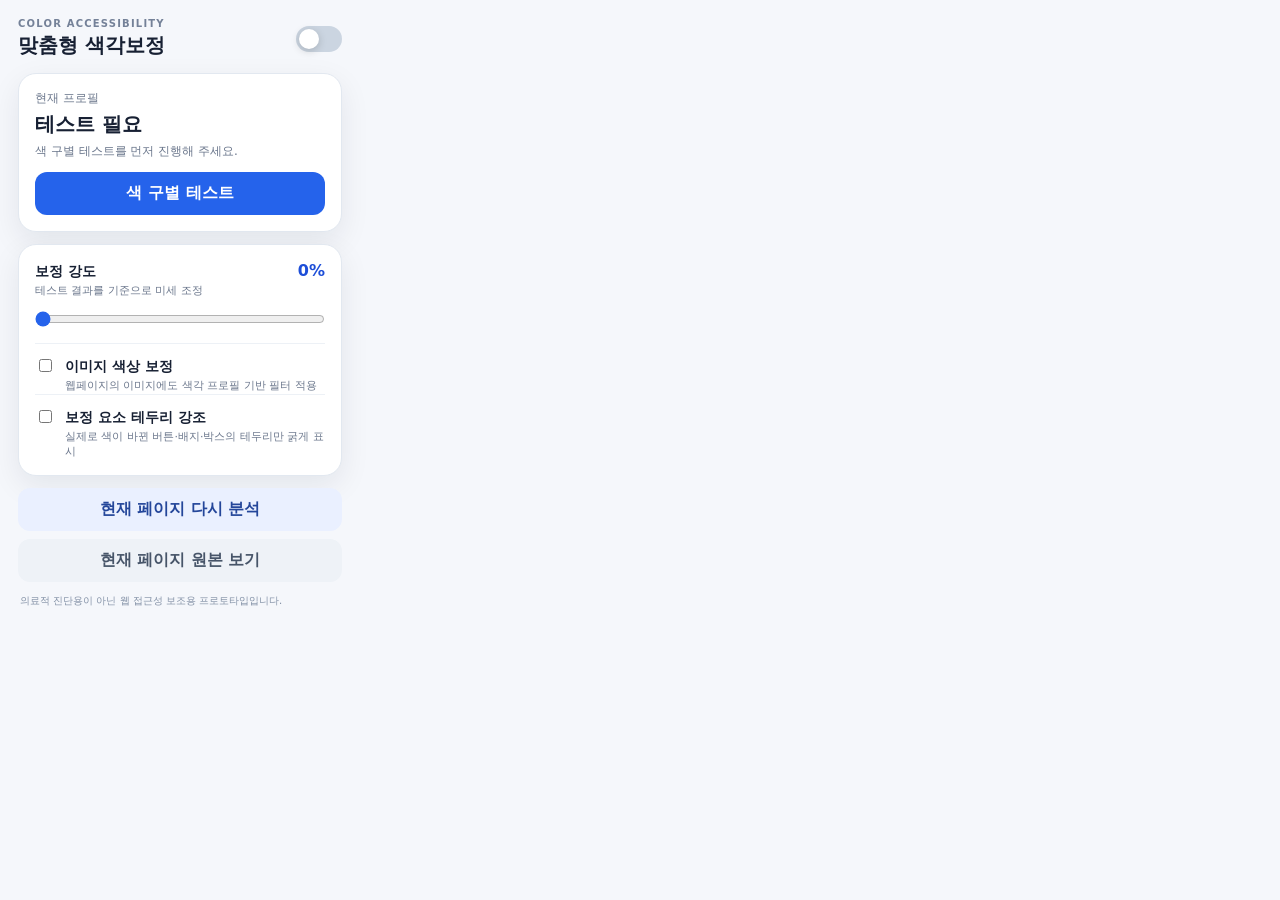
<file: color_assist/popup.html>
<!DOCTYPE html>
<html lang="ko">
<head>
<meta charset="UTF-8">
<meta name="viewport" content="width=device-width, initial-scale=1.0">
<title>맞춤형 색각보정</title>
<link rel="stylesheet" href="popup.css">
</head>
<body>
  <main class="popup">
    <header>
      <div>
        <div class="eyebrow">COLOR ACCESSIBILITY</div>
        <h1>맞춤형 색각보정</h1>
      </div>
      <label class="switch" aria-label="보정 기능 켜기/끄기">
        <input id="enabled" type="checkbox">
        <span class="slider"></span>
      </label>
    </header>

    <section class="profile-card">
      <div class="label">현재 프로필</div>
      <div id="profileName" class="profile-name">테스트 필요</div>
      <div id="profileDetail" class="profile-detail">색 구별 테스트를 먼저 진행해 주세요.</div>
      <button id="openTest" class="btn primary">색 구별 테스트</button>
    </section>

    <section class="settings">
      <div class="row">
        <div>
          <strong>보정 강도</strong>
          <div class="sub">테스트 결과를 기준으로 미세 조정</div>
        </div>
        <span id="strengthValue" class="value">0%</span>
      </div>
      <input id="strength" type="range" min="0" max="100" step="1" value="0">

      <label class="check-row">
        <input id="imageCorrection" type="checkbox">
        <span>
          <strong>이미지 색상 보정</strong>
          <small>웹페이지의 이미지에도 색각 프로필 기반 필터 적용</small>
        </span>
      </label>

      <label class="check-row">
        <input id="visualCues" type="checkbox">
        <span>
          <strong>보정 요소 테두리 강조</strong>
          <small>실제로 색이 바뀐 버튼·배지·박스의 테두리만 굵게 표시</small>
        </span>
      </label>
    </section>

    <div class="actions">
      <button id="reanalyze" class="btn secondary">현재 페이지 다시 분석</button>
      <button id="resetPage" class="btn ghost">현재 페이지 원본 보기</button>
    </div>

    <p class="footnote">의료적 진단용이 아닌 웹 접근성 보조용 프로토타입입니다.</p>
  </main>
<script src="popup.js"></script>
</body>
</html>
</file>
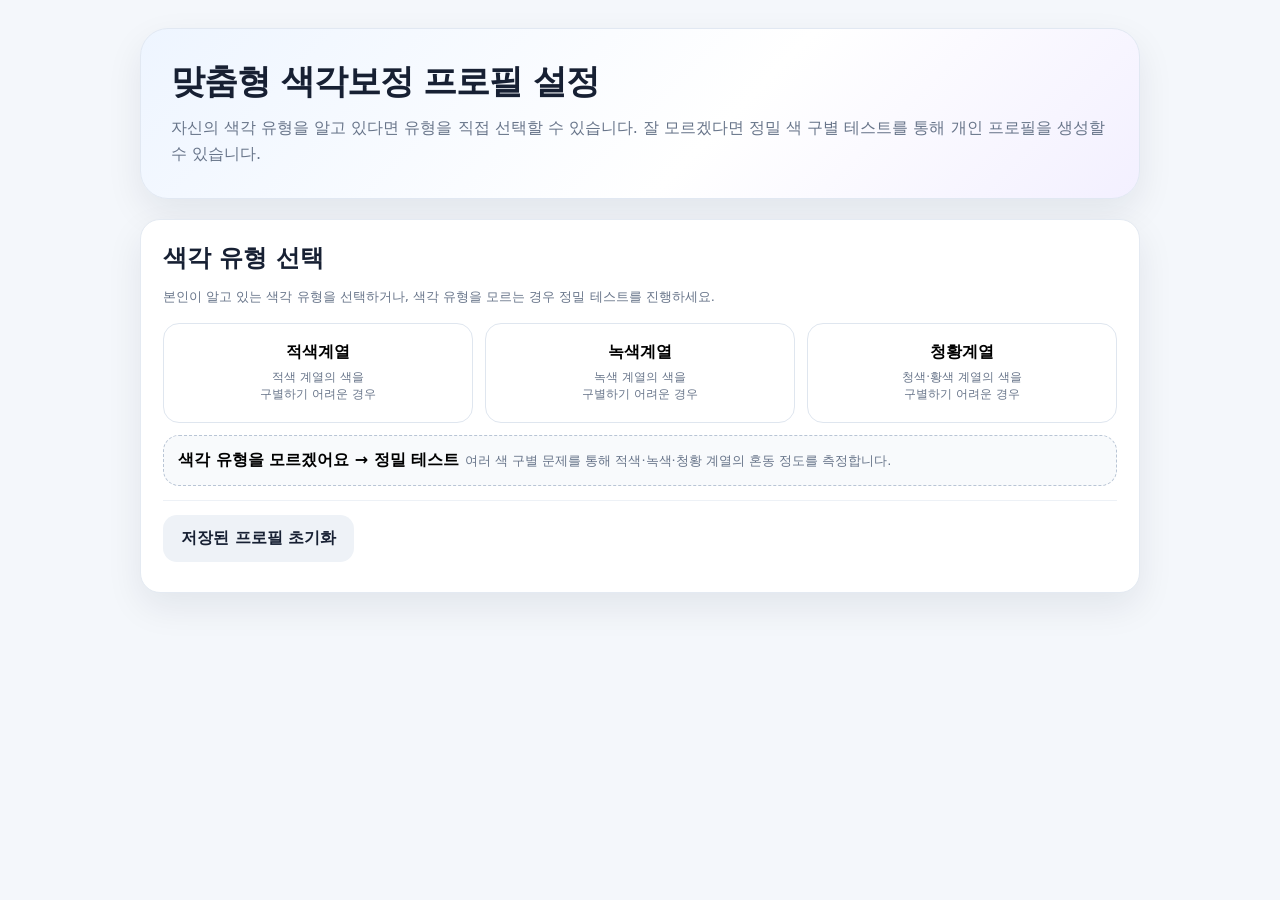
<file: color_assist/test.html>
<!DOCTYPE html>
<html lang="ko">
<head>
<meta charset="UTF-8" />
<meta name="viewport" content="width=device-width, initial-scale=1.0" />
<title>맞춤형 색각보정 프로필 설정</title>

<link rel="stylesheet" href="test.css" />
</head>


<body>

<div class="wrap">


  <!-- ========================================================
       상단
       ======================================================== -->

  <section class="hero">

    <h1>맞춤형 색각보정 프로필 설정</h1>

    <p>
      자신의 색각 유형을 알고 있다면 유형을 직접 선택할 수 있습니다.
      잘 모르겠다면 정밀 색 구별 테스트를 통해 개인 프로필을 생성할 수 있습니다.
    </p>

  </section>


  <!-- ========================================================
       색각 유형 직접 선택
       ======================================================== -->

  <section
    id="profileSelect"
    class="profileSelect">

    <h2>색각 유형 선택</h2>

    <p class="small">
      본인이 알고 있는 색각 유형을 선택하거나,
      색각 유형을 모르는 경우 정밀 테스트를 진행하세요.
    </p>


    <div class="profileOptions">


      <button
        type="button"
        class="profileOption"
        data-profile="protan">

        <strong>적색계열</strong>

        <span>
          적색 계열의 색을<br>
          구별하기 어려운 경우
        </span>

      </button>


      <button
        type="button"
        class="profileOption"
        data-profile="deutan">

        <strong>녹색계열</strong>

        <span>
          녹색 계열의 색을<br>
          구별하기 어려운 경우
        </span>

      </button>


      <button
        type="button"
        class="profileOption"
        data-profile="tritan">

        <strong>청황계열</strong>

        <span>
          청색·황색 계열의 색을<br>
          구별하기 어려운 경우
        </span>

      </button>


    </div>


    <div
      id="selectedProfile"
      class="selectedProfile hidden">
    </div>


    <button
      type="button"
      id="applyPresetBtn"
      class="btn primary applyPresetBtn hidden">

      선택한 유형으로 프로필 적용

    </button>


    <button
      type="button"
      id="testModeBtn"
      class="testModeBtn">

      <strong>
        색각 유형을 모르겠어요 → 정밀 테스트
      </strong>

      <span class="small">
        여러 색 구별 문제를 통해
        적색·녹색·청황 계열의 혼동 정도를 측정합니다.
      </span>

    </button>


    <!-- 프로필 초기화 -->

    <div class="resetArea">

      <button
        type="button"
        id="resetProfileBtn"
        class="btn secondary">

        저장된 프로필 초기화

      </button>


      <p
        id="resetStatus"
        class="small"
        style="margin:8px 0 0">
      </p>

    </div>


  </section>


  <!-- ========================================================
       정밀 테스트 안내
       ======================================================== -->

  <section
    id="intro"
    class="grid hidden">


    <div class="panel">

      <h2>정밀 테스트 구성</h2>


      <div class="steps">


        <div class="step">

          <div class="num">
            1
          </div>

          <div>

            <b>화면 확인</b>

            <div class="small">
              밝기와 주변 조명을 일정하게 맞추고
              회색 단계가 구분되는지 확인합니다.
            </div>

          </div>

        </div>


        <div class="step">

          <div class="num">
            2
          </div>

          <div>

            <b>적응형 다른 색 찾기</b>

            <div class="small">
              3개는 같은 색, 1개는 다른 색입니다.
              맞히면 색 차이가 더 작아지고,
              틀리면 다시 커집니다.
            </div>

          </div>

        </div>


        <div class="step">

          <div class="num">
            3
          </div>

          <div>

            <b>같음/다름 확인</b>

            <div class="small">
              두 색의 차이를 직접 판단해
              우연히 찍어서 맞히는 영향을 줄입니다.
            </div>

          </div>

        </div>


        <div class="step">

          <div class="num">
            4
          </div>

          <div>

            <b>개인 프로필 생성</b>

            <div class="small">
              세 색 축의 혼동 정도와
              권장 보정 강도를 0~100으로 저장합니다.
            </div>

          </div>

        </div>


      </div>


      <div class="note">

        이 검사는 의료적 진단용 검사가 아니라
        <b>색각보정 시스템의 개인화 설정을 위한 프로파일링 테스트</b>입니다.
        색각 이상 여부의 의학적 판정에는 표준화된 임상 검사가 필요합니다.

      </div>

    </div>


    <div class="panel">

      <h3>
        화면 상태 먼저 확인
      </h3>


      <p class="small">

        아래 회색 5단계가 서로 구분되도록
        화면 밝기를 조정하세요.
        야간 모드/블루라이트 필터는 가능하면 꺼 주세요.

      </p>


      <div class="calib">

        <div
          class="gray"
          style="background:#2b2b2b">
        </div>

        <div
          class="gray"
          style="background:#555">
        </div>

        <div
          class="gray"
          style="background:#858585">
        </div>

        <div
          class="gray"
          style="background:#b9b9b9">
        </div>

        <div
          class="gray"
          style="background:#ebebeb">
        </div>

      </div>


      <label class="small">

        <input
          id="calibCheck"
          type="checkbox">

        5단계가 모두 구분됩니다.

      </label>


      <div style="margin-top:16px">

        <button
          id="startBtn"
          class="btn primary">

          테스트 시작

        </button>

      </div>


      <p
        class="small"
        style="margin-top:12px">

        약 3~4분 · 본 테스트 30문항 ·
        후반부 고난도 색차 포함

      </p>

    </div>


  </section>


  <!-- ========================================================
       테스트 화면
       ======================================================== -->

  <section
    id="testScreen"
    class="hidden">


    <div class="topbar">

      <div class="progress">

        <div
          id="progressFill">
        </div>

      </div>


      <div
        class="phase"
        id="phaseLabel">
      </div>

    </div>


    <div class="task">

      <h2
        id="questionTitle">
      </h2>


      <p
        id="questionDesc">
      </p>


      <div
        id="oddArea"
        class="choices">
      </div>


      <div
        id="pairArea"
        class="pairArea hidden">

        <div
          id="pairA"
          class="pairChip">
        </div>

        <div
          id="pairB"
          class="pairChip">
        </div>

      </div>


      <div
        id="pairButtons"
        class="pairBtns hidden">

        <button
          class="answerBtn"
          data-pair="same">

          같아 보임

        </button>


        <button
          class="answerBtn"
          data-pair="different">

          다르게 보임

        </button>

      </div>


      <div class="meta">

        <span
          id="trialMeta">
        </span>


        <button
          id="unsureBtn"
          class="skip">

          잘 모르겠음

        </button>

      </div>

    </div>

  </section>


  <!-- ========================================================
       결과 화면
       ======================================================== -->

  <section
    id="resultScreen"
    class="panel hidden"
    style="margin-top:20px">


    <h2>
      색 구별 프로필 결과
    </h2>


    <p class="small">

      높은 점수일수록 해당 색 축에서
      더 큰 색 차이가 필요했다는 뜻입니다.

    </p>


    <div
      class="resultGrid"
      id="resultGrid">
    </div>


    <div
      class="summary"
      id="summary">
    </div>


    <div class="actions">

      <button
        id="saveBtn"
        class="btn primary">

        이 프로필 적용

      </button>


      <button
        id="restartBtn"
        class="btn secondary">

        다시 테스트

      </button>

    </div>


  </section>


</div>


<script src="test.js"></script>

</body>
</html>
</file>
<file: color_assist/popup.css>
:root{
  --bg:#f5f7fb; --panel:#fff; --ink:#172033; --muted:#6b778c; --line:#dfe6ef;
  --blue:#2563eb; --blue2:#1d4ed8; --shadow:0 10px 30px rgba(18,31,53,.08);
}
*{box-sizing:border-box}
body{margin:0;width:360px;font-family:Pretendard,"Noto Sans KR","Apple SD Gothic Neo",system-ui,sans-serif;background:var(--bg);color:var(--ink)}
.popup{padding:18px}
header{display:flex;align-items:center;justify-content:space-between;margin-bottom:14px}
.eyebrow{font-size:10px;letter-spacing:.12em;color:#748198;font-weight:800}
h1{font-size:20px;margin:3px 0 0}
.profile-card,.settings{background:#fff;border:1px solid #e2e8f0;border-radius:18px;padding:16px;box-shadow:var(--shadow);margin-bottom:12px}
.label{font-size:12px;color:var(--muted)}
.profile-name{font-size:20px;font-weight:900;margin:4px 0}
.profile-detail{font-size:12px;line-height:1.5;color:var(--muted);margin-bottom:12px}
.btn{width:100%;border:0;border-radius:12px;padding:11px 13px;font:inherit;font-weight:800;cursor:pointer}
.primary{background:var(--blue);color:white}.primary:hover{background:var(--blue2)}
.secondary{background:#eaf0ff;color:#24469a}.ghost{background:#eef2f7;color:#475569}
.actions{display:grid;gap:8px}
.row{display:flex;justify-content:space-between;gap:14px;align-items:flex-start}
.row strong,.check-row strong{font-size:14px}.sub,.check-row small{display:block;color:var(--muted);font-size:11px;margin-top:3px;line-height:1.35}
.value{font-weight:900;color:#1d4ed8}
input[type=range]{width:100%;margin:12px 0 16px;accent-color:#2563eb}
.check-row{display:flex;gap:10px;align-items:flex-start;padding-top:12px;border-top:1px solid #edf1f6}
.check-row input{margin-top:3px;accent-color:#2563eb}
.footnote{font-size:10px;color:#8290a5;line-height:1.45;margin:12px 2px 0}
.switch{position:relative;width:46px;height:26px;flex:none}
.switch input{opacity:0;width:0;height:0}
.slider{position:absolute;inset:0;background:#cbd5e1;border-radius:999px;transition:.18s}
.slider:before{content:"";position:absolute;width:20px;height:20px;left:3px;top:3px;background:white;border-radius:50%;transition:.18s;box-shadow:0 2px 8px rgba(0,0,0,.18)}
.switch input:checked + .slider{background:#2563eb}
.switch input:checked + .slider:before{transform:translateX(20px)}
</file>
<file: color_assist/test.css>
:root{
  --bg:#f4f7fb;
  --panel:#fff;
  --ink:#172033;
  --muted:#68758a;
  --line:#dfe6ef;
  --blue:#2563eb;
  --blue2:#1d4ed8;
  --good:#18864b;
  --warn:#bf7a12;
  --bad:#c93b3b;
  --shadow:0 14px 36px rgba(18,31,53,.08);
  --r:20px;
}

*{
  box-sizing:border-box;
}

body{
  margin:0;
  font-family:Pretendard,"Noto Sans KR","Apple SD Gothic Neo",system-ui,sans-serif;
  background:var(--bg);
  color:var(--ink);
}

button,
select{
  font:inherit;
}

.wrap{
  max-width:1040px;
  margin:0 auto;
  padding:28px 20px 54px;
}

.hero{
  background:linear-gradient(135deg,#eef5ff,#fff 58%,#f3f0ff);
  border:1px solid #e1e8f2;
  border-radius:28px;
  padding:30px;
  box-shadow:var(--shadow);
  margin-bottom:20px;
}

.hero h1{
  margin:0 0 10px;
  font-size:34px;
  letter-spacing:-.03em;
}

.hero p{
  margin:0;
  color:var(--muted);
  line-height:1.65;
}

.grid{
  display:grid;
  grid-template-columns:1.2fr .8fr;
  gap:18px;
}

.panel{
  background:var(--panel);
  border:1px solid #e4eaf2;
  border-radius:var(--r);
  padding:22px;
  box-shadow:var(--shadow);
}

.panel h2,
.panel h3{
  margin:0 0 12px;
}

.small{
  font-size:13px;
  color:var(--muted);
  line-height:1.55;
}

.steps{
  display:grid;
  gap:10px;
  margin-top:14px;
}

.step{
  display:flex;
  gap:12px;
  align-items:flex-start;
  padding:12px;
  border-radius:14px;
  background:#f8fafc;
  border:1px solid #edf1f6;
}

.num{
  width:28px;
  height:28px;
  border-radius:50%;
  display:grid;
  place-items:center;
  background:#e8efff;
  color:#1d4ed8;
  font-weight:800;
  flex:none;
}

.calib{
  display:grid;
  grid-template-columns:repeat(5,1fr);
  gap:8px;
  margin:14px 0;
}

.gray{
  height:48px;
  border-radius:10px;
  border:1px solid rgba(0,0,0,.08);
}

.btn{
  border:0;
  border-radius:14px;
  padding:13px 18px;
  font-weight:800;
  cursor:pointer;
}

.primary{
  background:var(--blue);
  color:white;
}

.primary:hover{
  background:var(--blue2);
}

.secondary{
  background:#eef2f7;
  color:var(--ink);
}

.hidden{
  display:none!important;
}


/* ============================================================
   색각 유형 직접 선택
   ============================================================ */

.profileSelect{
  background:var(--panel);
  border:1px solid #e4eaf2;
  border-radius:var(--r);
  padding:22px;
  box-shadow:var(--shadow);
  margin-bottom:20px;
}

.profileSelect h2{
  margin:0 0 8px;
}

.profileOptions{
  display:grid;
  grid-template-columns:repeat(3,1fr);
  gap:12px;
  margin-top:16px;
}

.profileOption{
  border:1px solid #dfe6ef;
  background:#fff;
  border-radius:16px;
  padding:18px 12px;
  cursor:pointer;
  text-align:center;
  transition:.15s ease;
}

.profileOption:hover{
  border-color:var(--blue);
  transform:translateY(-1px);
}

.profileOption.selected{
  border-color:var(--blue);
  background:#eff6ff;
  box-shadow:0 0 0 2px rgba(37,99,235,.1);
}

.profileOption strong{
  display:block;
  font-size:16px;
  margin-bottom:6px;
}

.profileOption span{
  display:block;
  font-size:12px;
  color:var(--muted);
  line-height:1.45;
}

.selectedProfile{
  margin-top:14px;
  padding:12px 14px;
  border-radius:12px;
  background:#f6f8ff;
  border:1px solid #dee5ff;
  font-size:13px;
}

.applyPresetBtn{
  margin-top:12px;
  width:100%;
}

.testModeBtn{
  margin-top:12px;
  width:100%;
  text-align:left;
  border:1px dashed #b9c5d5;
  background:#f8fafc;
  border-radius:16px;
  padding:14px;
  cursor:pointer;
}

.testModeBtn:hover{
  border-color:var(--blue);
  background:#f1f6ff;
}

.resetArea{
  margin-top:14px;
  padding-top:14px;
  border-top:1px solid #edf1f6;
}


/* ============================================================
   기존 테스트
   ============================================================ */

#testScreen{
  margin-top:20px;
}

.topbar{
  display:flex;
  justify-content:space-between;
  gap:16px;
  align-items:center;
  margin-bottom:12px;
}

.progress{
  height:10px;
  background:#e8eef5;
  border-radius:999px;
  overflow:hidden;
  flex:1;
}

.progress>div{
  height:100%;
  background:linear-gradient(90deg,#2563eb,#7c3aed);
  width:0%;
  transition:width .25s ease;
}

.phase{
  font-size:13px;
  color:var(--muted);
  white-space:nowrap;
}

.task{
  background:white;
  border:1px solid #e2e8f0;
  border-radius:24px;
  padding:26px;
  box-shadow:var(--shadow);
}

.task h2{
  margin:0 0 6px;
}

.task p{
  margin:0;
  color:var(--muted);
}

.choices{
  display:grid;
  grid-template-columns:repeat(4,1fr);
  gap:18px;
  margin:28px auto 20px;
  max-width:780px;
}

.choice{
  aspect-ratio:1;
  border:0;
  border-radius:50%;
  box-shadow:
    0 8px 22px rgba(15,23,42,.12),
    inset 0 0 0 1px rgba(255,255,255,.3);
  cursor:pointer;
  transition:.15s transform;
}

.choice:hover{
  transform:scale(1.035);
}

.pairArea{
  display:grid;
  grid-template-columns:1fr 1fr;
  gap:30px;
  max-width:680px;
  margin:34px auto;
}

.pairChip{
  height:210px;
  border-radius:28px;
  box-shadow:
    0 8px 22px rgba(15,23,42,.12),
    inset 0 0 0 1px rgba(255,255,255,.3);
}

.pairBtns{
  display:flex;
  justify-content:center;
  gap:12px;
  flex-wrap:wrap;
}

.answerBtn{
  min-width:150px;
  border:1px solid #ccd6e3;
  background:white;
  border-radius:14px;
  padding:13px 16px;
  font-weight:800;
  cursor:pointer;
}

.answerBtn:hover{
  border-color:#2563eb;
  color:#1d4ed8;
}

.meta{
  display:flex;
  justify-content:space-between;
  gap:12px;
  align-items:center;
  font-size:13px;
  color:var(--muted);
  margin-top:14px;
}

.skip{
  background:none;
  border:0;
  color:#65748b;
  text-decoration:underline;
  cursor:pointer;
}


/* ============================================================
   결과
   ============================================================ */

.resultGrid{
  display:grid;
  grid-template-columns:repeat(3,1fr);
  gap:14px;
  margin:18px 0;
}

.resultCard{
  border:1px solid #e1e8f1;
  border-radius:18px;
  padding:18px;
  background:#fbfdff;
}

.resultCard strong{
  display:block;
  font-size:18px;
  margin-bottom:8px;
}

.meter{
  height:10px;
  border-radius:999px;
  background:#e9eef5;
  overflow:hidden;
}

.meter span{
  display:block;
  height:100%;
  background:linear-gradient(90deg,#3b82f6,#8b5cf6);
}

.score{
  font-size:32px;
  font-weight:900;
  margin:8px 0;
}

.summary{
  padding:18px;
  border-radius:18px;
  background:#f6f8ff;
  border:1px solid #dee5ff;
  margin-top:16px;
}

.actions{
  display:flex;
  gap:10px;
  flex-wrap:wrap;
  margin-top:16px;
}

.note{
  border-left:4px solid #93a4b9;
  background:#f8fafc;
  padding:12px 14px;
  border-radius:10px;
  color:#566274;
  font-size:13px;
  line-height:1.55;
  margin-top:14px;
}


@media(max-width:760px){

  .grid,
  .resultGrid{
    grid-template-columns:1fr;
  }

  .choices{
    grid-template-columns:repeat(2,1fr);
  }

  .pairArea{
    grid-template-columns:1fr;
  }

  .pairChip{
    height:150px;
  }

  .hero h1{
    font-size:28px;
  }

  .profileOptions{
    grid-template-columns:1fr;
  }

}
</file>
